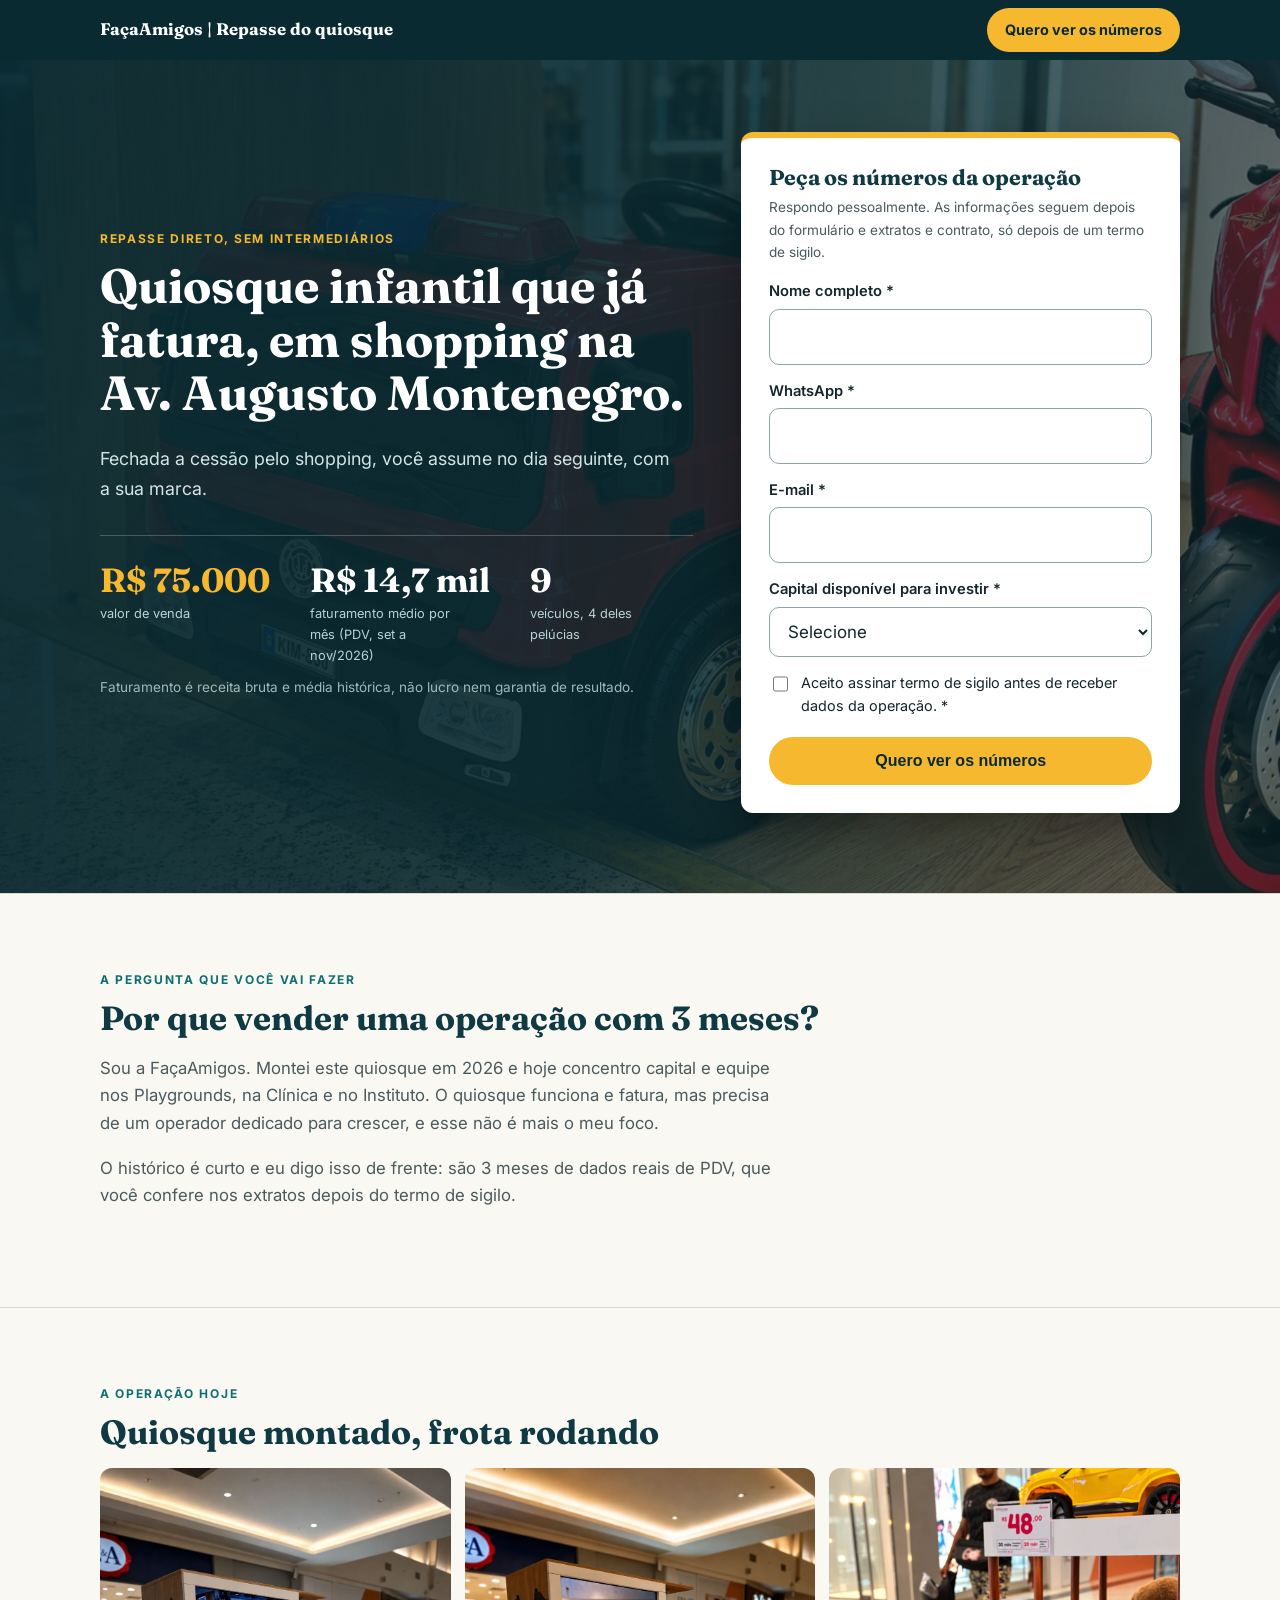
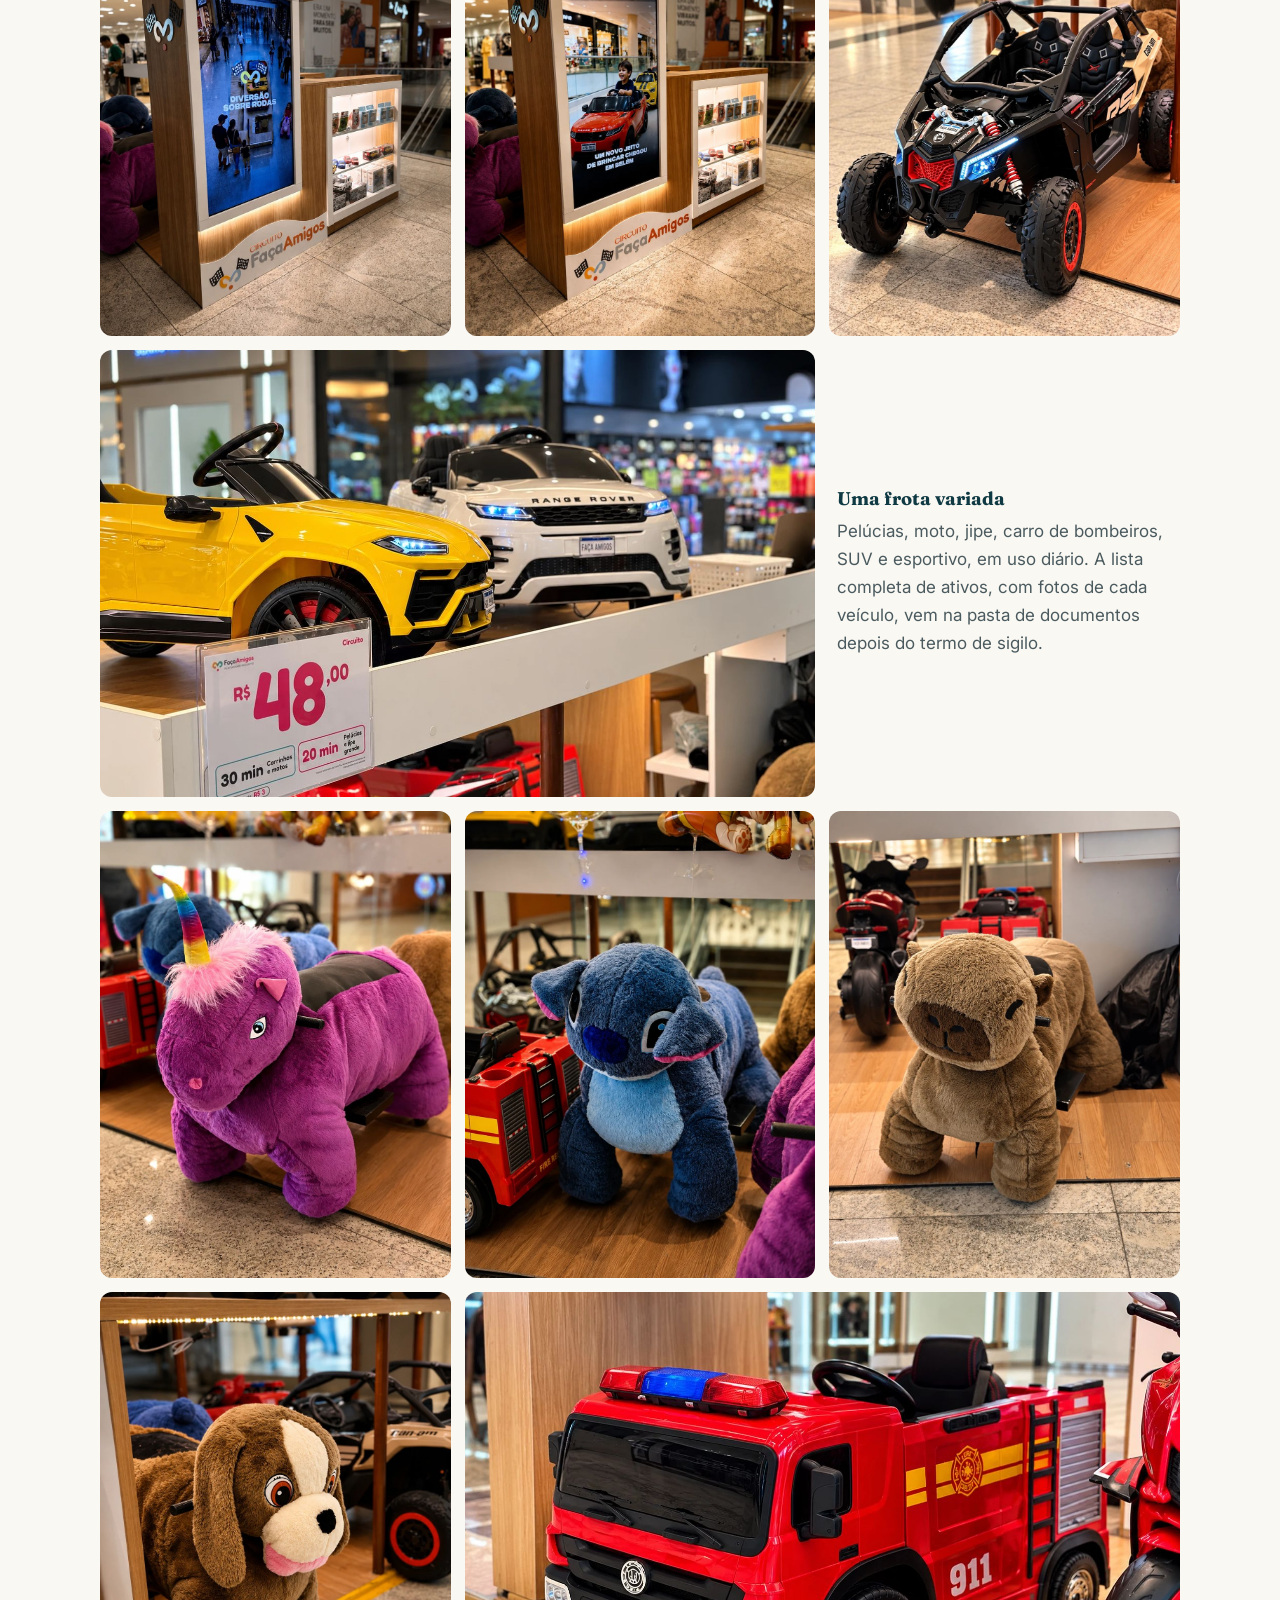
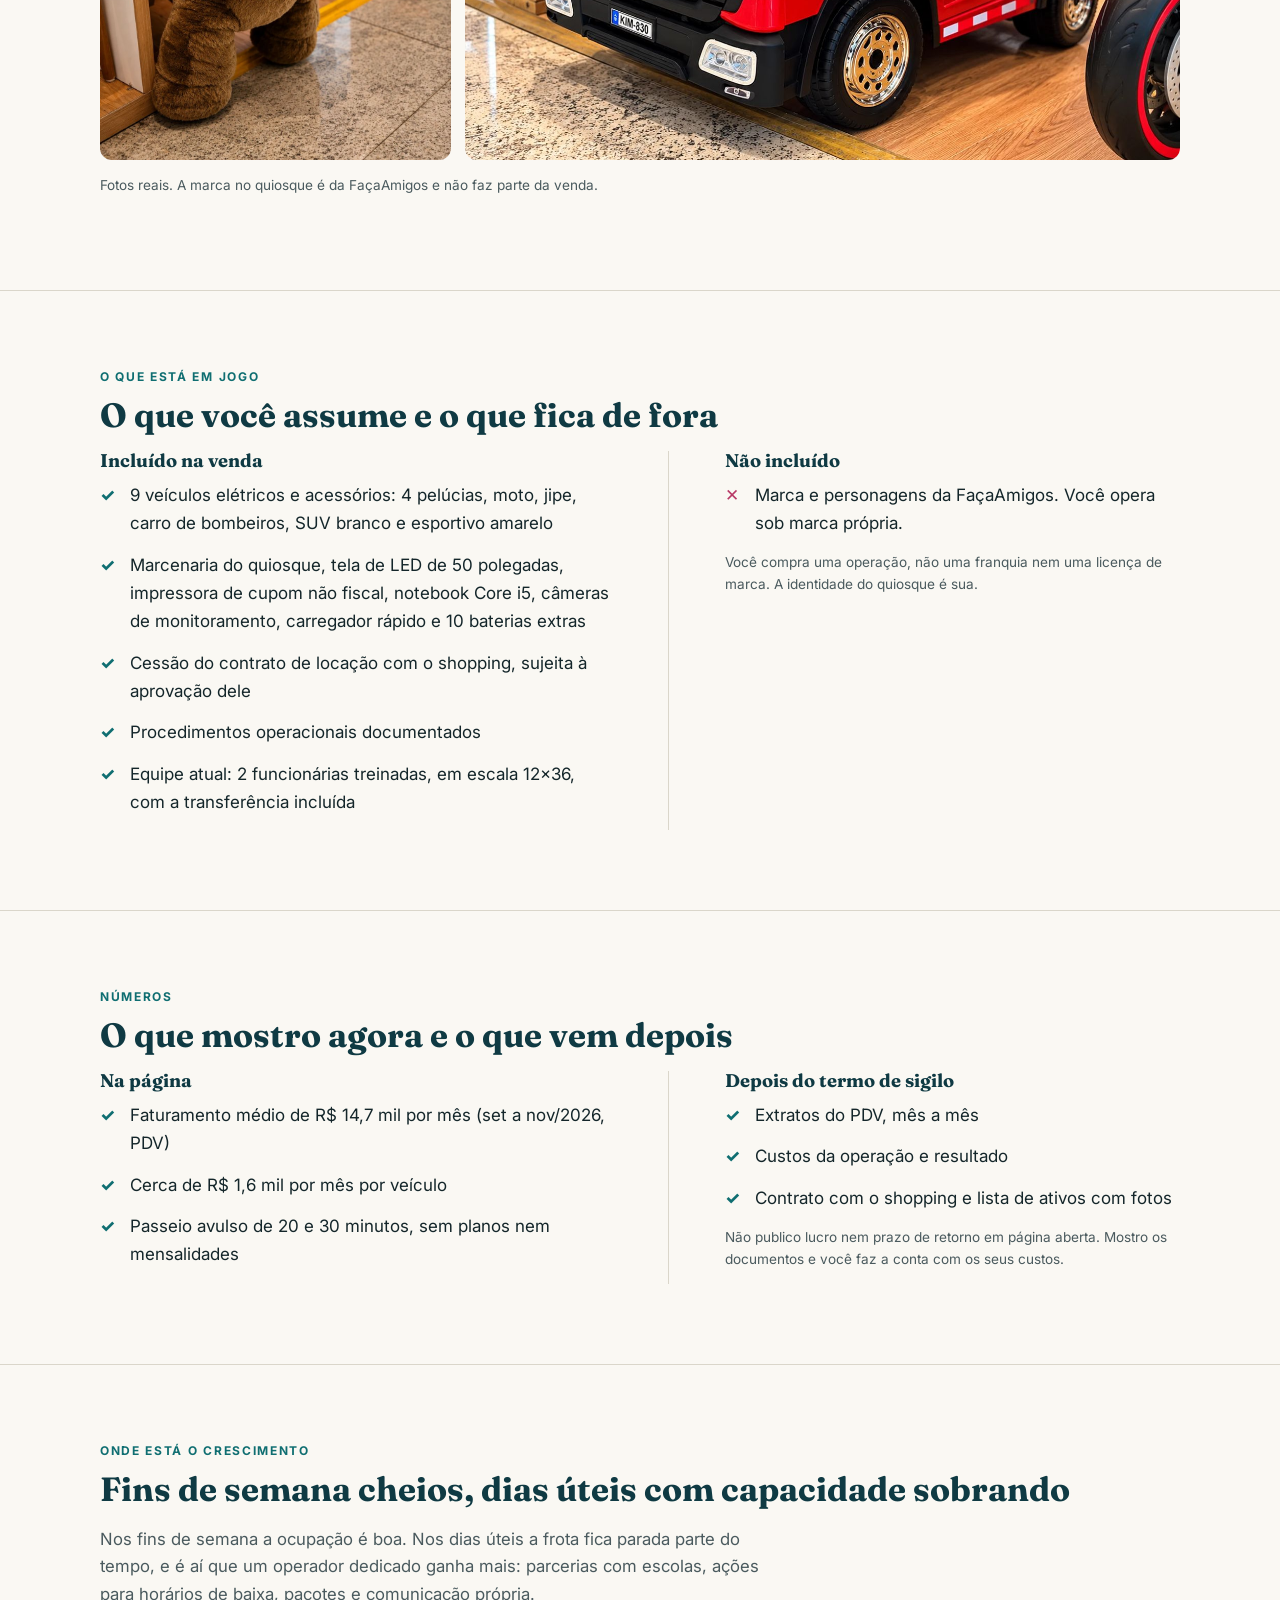
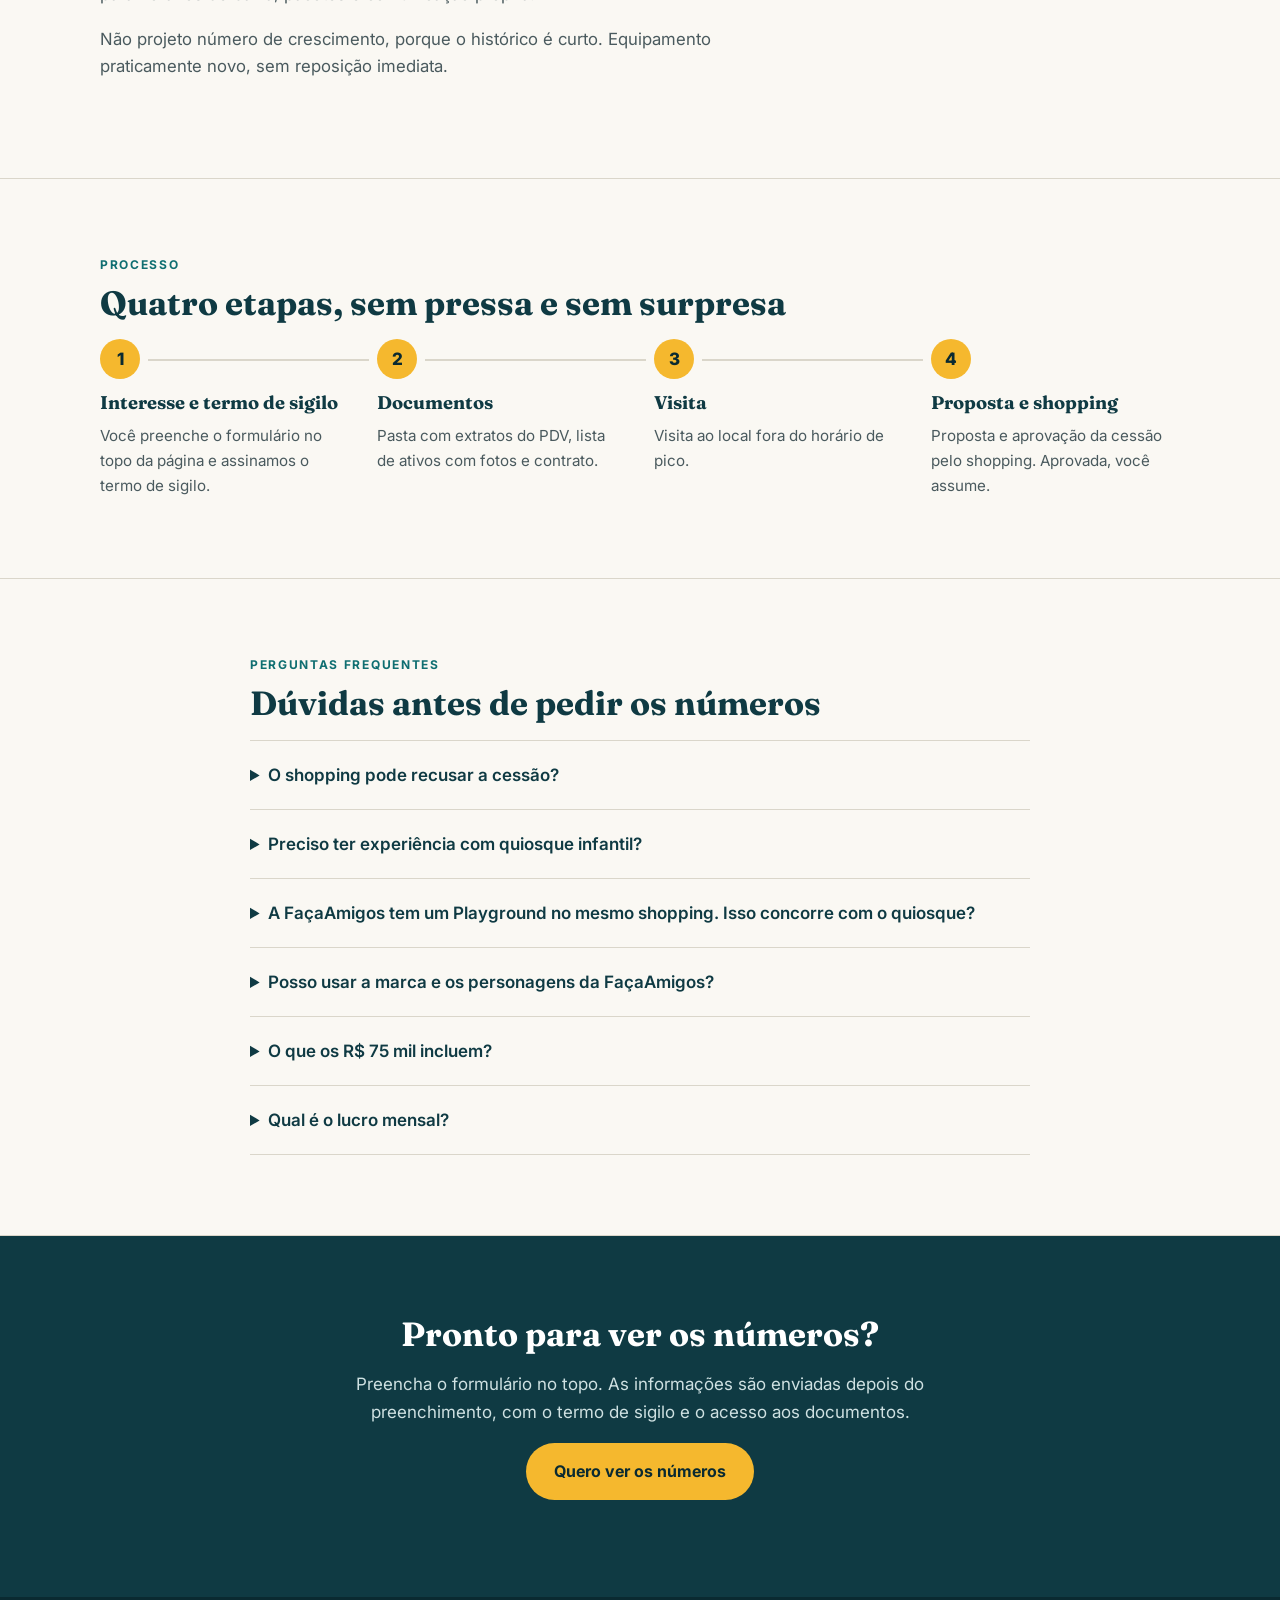
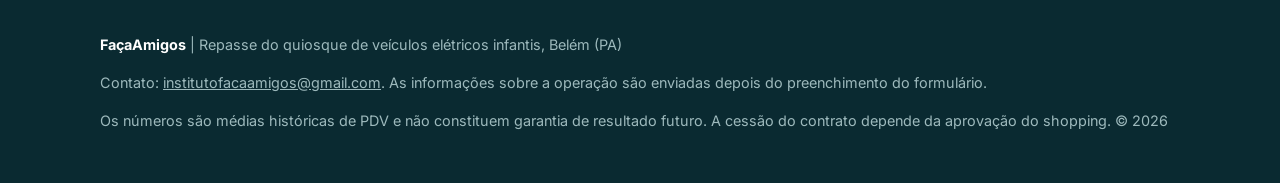
<file: circuito/index.html>
<!doctype html>
<html lang="pt-BR">
<head>
  <meta charset="utf-8">
  <meta name="viewport" content="width=device-width, initial-scale=1">
  <title>Quiosque infantil que já fatura | Av. Augusto Montenegro, Belém</title>
  <meta name="description" content="Assuma um quiosque de veículos elétricos infantis que já fatura, em shopping na Av. Augusto Montenegro, em Belém. Valor de venda R$ 75 mil, com cessão de contrato.">
  <link rel="canonical" href="https://franquia-belem.netlify.app/circuito/">
  <meta property="og:type" content="website">
  <meta property="og:title" content="Quiosque infantil que já fatura | Repasse R$ 75 mil">
  <meta property="og:description" content="Operação em andamento, faturamento médio de R$ 14,7 mil por mês (PDV). Valor de venda R$ 75.000.">
  <meta property="og:url" content="https://franquia-belem.netlify.app/circuito/">
  <meta property="og:image" content="https://franquia-belem.netlify.app/circuito/images/circuito-quiosque-frente.jpg">
  <meta property="og:locale" content="pt_BR">
  <link rel="preconnect" href="https://fonts.googleapis.com">
  <link rel="preconnect" href="https://fonts.gstatic.com" crossorigin>
  <link href="https://fonts.googleapis.com/css2?family=Fraunces:opsz,wght@9..144,600;9..144,700&family=Inter:wght@400;600;700;800&display=swap" rel="stylesheet">
  <link rel="stylesheet" href="style.css">
  <!-- Google tag (mesma propriedade do site principal; eventos desta página levam page=circuito) -->
  <script async src="https://www.googletagmanager.com/gtag/js?id=G-F6TLK2YJGE"></script>
  <script>
    window.dataLayer = window.dataLayer || [];
    function gtag(){dataLayer.push(arguments);}
    gtag('js', new Date());
    gtag('config', 'G-F6TLK2YJGE');
  </script>
  <!-- Meta Pixel: não reutilizar o pixel das lojas de chocolate (poluiria a otimização das campanhas). Criar um pixel próprio e colar aqui. -->
</head>
<body>

<header class="top">
  <div class="wrap">
    <b>FaçaAmigos | Repasse do quiosque</b>
    <a class="btn" href="#interesse" data-cta="header">Quero ver os números</a>
  </div>
</header>

<main>

<section class="hero" id="topo">
  <div class="wrap grid">
    <div class="copy">
      <span class="eyebrow" style="color:var(--amarelo)">Repasse direto, sem intermediários</span>
      <h1>Quiosque infantil que já fatura, em shopping na Av. Augusto Montenegro.</h1>
      <p class="lead">Fechada a cessão pelo shopping, você assume no dia seguinte, com a sua marca.</p>
      <div class="stats" aria-label="Números da operação">
        <div><b class="price">R$ 75.000</b><span>valor de venda</span></div>
        <div><b>R$ 14,7 mil</b><span>faturamento médio por mês (PDV, set a nov/2026)</span></div>
        <div><b>9</b><span>veículos, 4 deles pelúcias</span></div>
      </div>
      <p class="note">Faturamento é receita bruta e média histórica, não lucro nem garantia de resultado.</p>
    </div>
    <div class="form-card" id="interesse">
      <h2>Peça os números da operação</h2>
      <p class="note">Respondo pessoalmente. As informações seguem depois do formulário e extratos e contrato, só depois de um termo de sigilo.</p>
      <form id="leadForm" name="circuito-triagem" method="POST" data-netlify="true" netlify-honeypot="bot-field">
        <input type="hidden" name="form-name" value="circuito-triagem">
        <p class="hp"><label>Não preencha: <input name="bot-field" tabindex="-1" autocomplete="off"></label></p>
        <div><label for="nome">Nome completo *</label><input id="nome" name="nome" required autocomplete="name"></div>
        <div><label for="whatsapp">WhatsApp *</label><input id="whatsapp" name="whatsapp" type="tel" required autocomplete="tel" inputmode="tel"></div>
        <div><label for="email">E-mail *</label><input id="email" name="email" type="email" required autocomplete="email"></div>
        <div><label for="capital">Capital disponível para investir *</label>
          <select id="capital" name="capital" required>
            <option value="">Selecione</option>
            <option>Até R$ 75 mil</option>
            <option>De R$ 75 mil a R$ 150 mil</option>
            <option>Acima de R$ 150 mil</option>
          </select></div>
        <label class="check"><input type="checkbox" name="aceite_sigilo" value="sim" required> Aceito assinar termo de sigilo antes de receber dados da operação. *</label>
        <button class="btn" id="submitBtn" type="submit">Quero ver os números</button>
      </form>
      <div class="msg ok" id="formOk" hidden role="status">Recebido. Retorno em breve, por WhatsApp ou e-mail, com o termo de sigilo.</div>
      <div class="msg err" id="formErr" hidden role="alert">Não consegui enviar. Tente de novo em instantes.</div>
    </div>
  </div>
</section>

<section id="motivo">
  <div class="wrap">
    <span class="eyebrow">A pergunta que você vai fazer</span>
    <h2>Por que vender uma operação com 3 meses?</h2>
    <p class="lead-p">Sou a FaçaAmigos. Montei este quiosque em 2026 e hoje concentro capital e equipe nos Playgrounds, na Clínica e no Instituto. O quiosque funciona e fatura, mas precisa de um operador dedicado para crescer, e esse não é mais o meu foco.</p>
    <p class="lead-p">O histórico é curto e eu digo isso de frente: são 3 meses de dados reais de PDV, que você confere nos extratos depois do termo de sigilo.</p>
  </div>
</section>

<section id="operacao">
  <div class="wrap">
    <span class="eyebrow">A operação hoje</span>
    <h2>Quiosque montado, frota rodando</h2>
    <div class="gallery">
      <img class="p" src="images/circuito-quiosque-frente.jpg" alt="Quiosque com painel de vídeo e vitrine, em shopping de Belém" loading="lazy" width="1000" height="1333">
      <img class="p" src="images/circuito-quiosque-painel.jpg" alt="Painel de vídeo do quiosque exibindo a frota de carrinhos elétricos" loading="lazy" width="1000" height="1333">
      <img class="p p3" src="images/circuito-buggy.jpg" alt="Buggy elétrico infantil bege e preto sobre a pista de madeira" loading="lazy" width="1000" height="1333">
      <img class="w" src="images/circuito-carros-amarelo-branco.jpg" alt="Esportivo amarelo e SUV branco elétricos infantis sobre a prateleira da pista" loading="lazy" width="1400" height="1050">
      <div class="cap"><h3>Uma frota variada</h3><p>Pelúcias, moto, jipe, carro de bombeiros, SUV e esportivo, em uso diário. A lista completa de ativos, com fotos de cada veículo, vem na pasta de documentos depois do termo de sigilo.</p></div>
      <img class="p" src="images/circuito-pelucia-unicornio.jpg" alt="Pelúcia elétrica de unicórnio roxo com chifre colorido" loading="lazy" width="1000" height="1333">
      <img class="p" src="images/circuito-pelucia-azul.jpg" alt="Pelúcia elétrica azul ao lado do carro de bombeiros" loading="lazy" width="1000" height="1333">
      <img class="p p3" src="images/circuito-pelucia-capivara.jpg" alt="Pelúcia elétrica de capivara marrom, com moto e carro de bombeiros ao fundo" loading="lazy" width="1000" height="1333">
      <img class="p p3" src="images/circuito-pelucia-frota.jpg" alt="Pelúcia elétrica de cachorro em primeiro plano e buggy ao fundo" loading="lazy" width="1000" height="1333">
      <img class="w" src="images/circuito-caminhao-bombeiros.jpg" alt="Caminhão de bombeiros elétrico infantil vermelho ao lado de uma moto, sobre o piso de madeira da pista" loading="lazy" width="1400" height="1050">
    </div>
    <p class="note">Fotos reais. A marca no quiosque é da FaçaAmigos e não faz parte da venda.</p>
  </div>
</section>

<section id="incluido">
  <div class="wrap">
    <span class="eyebrow">O que está em jogo</span>
    <h2>O que você assume e o que fica de fora</h2>
    <div class="cols">
      <div>
        <h3>Incluído na venda</h3>
        <ul class="ticks">
          <li>9 veículos elétricos e acessórios: 4 pelúcias, moto, jipe, carro de bombeiros, SUV branco e esportivo amarelo</li>
          <li>Marcenaria do quiosque, tela de LED de 50 polegadas, impressora de cupom não fiscal, notebook Core i5, câmeras de monitoramento, carregador rápido e 10 baterias extras</li>
          <li>Cessão do contrato de locação com o shopping, sujeita à aprovação dele</li>
          <li>Procedimentos operacionais documentados</li>
          <li>Equipe atual: 2 funcionárias treinadas, em escala 12x36, com a transferência incluída</li>
        </ul>
      </div>
      <div>
        <h3>Não incluído</h3>
        <ul class="ticks no">
          <li>Marca e personagens da FaçaAmigos. Você opera sob marca própria.</li>
        </ul>
        <p class="note">Você compra uma operação, não uma franquia nem uma licença de marca. A identidade do quiosque é sua.</p>
      </div>
    </div>
  </div>
</section>

<section id="numeros">
  <div class="wrap">
    <span class="eyebrow">Números</span>
    <h2>O que mostro agora e o que vem depois</h2>
    <div class="cols">
      <div>
        <h3>Na página</h3>
        <ul class="ticks">
          <li>Faturamento médio de R$ 14,7 mil por mês (set a nov/2026, PDV)</li>
          <li>Cerca de R$ 1,6 mil por mês por veículo</li>
          <li>Passeio avulso de 20 e 30 minutos, sem planos nem mensalidades</li>
        </ul>
      </div>
      <div>
        <h3>Depois do termo de sigilo</h3>
        <ul class="ticks">
          <li>Extratos do PDV, mês a mês</li>
          <li>Custos da operação e resultado</li>
          <li>Contrato com o shopping e lista de ativos com fotos</li>
        </ul>
        <p class="note">Não publico lucro nem prazo de retorno em página aberta. Mostro os documentos e você faz a conta com os seus custos.</p>
      </div>
    </div>
  </div>
</section>

<section id="crescimento">
  <div class="wrap">
    <span class="eyebrow">Onde está o crescimento</span>
    <h2>Fins de semana cheios, dias úteis com capacidade sobrando</h2>
    <p class="lead-p">Nos fins de semana a ocupação é boa. Nos dias úteis a frota fica parada parte do tempo, e é aí que um operador dedicado ganha mais: parcerias com escolas, ações para horários de baixa, pacotes e comunicação própria.</p>
    <p class="lead-p">Não projeto número de crescimento, porque o histórico é curto. Equipamento praticamente novo, sem reposição imediata.</p>
  </div>
</section>

<section id="processo">
  <div class="wrap">
    <span class="eyebrow">Processo</span>
    <h2>Quatro etapas, sem pressa e sem surpresa</h2>
    <ol class="steps">
      <li><h3>Interesse e termo de sigilo</h3><p>Você preenche o formulário no topo da página e assinamos o termo de sigilo.</p></li>
      <li><h3>Documentos</h3><p>Pasta com extratos do PDV, lista de ativos com fotos e contrato.</p></li>
      <li><h3>Visita</h3><p>Visita ao local fora do horário de pico.</p></li>
      <li><h3>Proposta e shopping</h3><p>Proposta e aprovação da cessão pelo shopping. Aprovada, você assume.</p></li>
    </ol>
  </div>
</section>

<section id="faq">
  <div class="wrap" style="max-width:780px">
    <span class="eyebrow">Perguntas frequentes</span>
    <h2>Dúvidas antes de pedir os números</h2>
    <details><summary>O shopping pode recusar a cessão?</summary><p>Pode. A cessão depende da aprovação do shopping, por isso é a última etapa antes de você assumir. Acompanho a conversa com o shopping junto com você.</p></details>
    <details><summary>Preciso ter experiência com quiosque infantil?</summary><p>Não é pré-requisito. A operação tem procedimentos documentados. Quem aproveita melhor o potencial é quem vai estar presente na gestão.</p></details>
    <details><summary>A FaçaAmigos tem um Playground no mesmo shopping. Isso concorre com o quiosque?</summary><p>Mantenho um Playground no mesmo shopping. São produtos diferentes: o Playground é um espaço de brincar, e o quiosque é passeio em veículos elétricos. Aceito cláusula de não concorrência, a combinar com você, para que a operação que você comprar não dispute o mesmo público comigo.</p></details>
    <details><summary>Posso usar a marca e os personagens da FaçaAmigos?</summary><p>Não. Marca e personagens não estão incluídos. Você opera sob marca própria.</p></details>
    <details><summary>O que os R$ 75 mil incluem?</summary><p>É o valor agregado da operação: veículos, acessórios, estrutura da pista, equipamentos de apoio e cessão do contrato com o shopping (sujeita à aprovação).</p></details>
    <details><summary>Qual é o lucro mensal?</summary><p>Não publico lucro em página aberta. O faturamento médio é de R$ 14,7 mil por mês. Custos e resultado vêm com os documentos, depois do termo de sigilo.</p></details>
  </div>
</section>

<section class="cta-band" id="contato">
  <div class="wrap" style="max-width:680px">
    <h2>Pronto para ver os números?</h2>
    <p>Preencha o formulário no topo. As informações são enviadas depois do preenchimento, com o termo de sigilo e o acesso aos documentos.</p>
    <p><a class="btn" href="#interesse" data-cta="rodape">Quero ver os números</a></p>
    <p><a class="btn btn-ghost" id="waLink" href="#" hidden target="_blank" rel="noopener">Falar pelo WhatsApp</a></p>
  </div>
</section>

</main>

<footer>
  <div class="wrap">
    <p><b>FaçaAmigos</b> | Repasse do quiosque de veículos elétricos infantis, Belém (PA)</p>
    <p>Contato: <a href="mailto:institutofacaamigos@gmail.com">institutofacaamigos@gmail.com</a>. As informações sobre a operação são enviadas depois do preenchimento do formulário.</p>
    <p>Os números são médias históricas de PDV e não constituem garantia de resultado futuro. A cessão do contrato depende da aprovação do shopping. © <span id="year"></span></p>
  </div>
</footer>

<a class="btn sticky-cta" id="stickyCta" href="#interesse" data-cta="sticky">Quero ver os números</a>
<script src="script.js"></script>
</body>
</html>
</file>
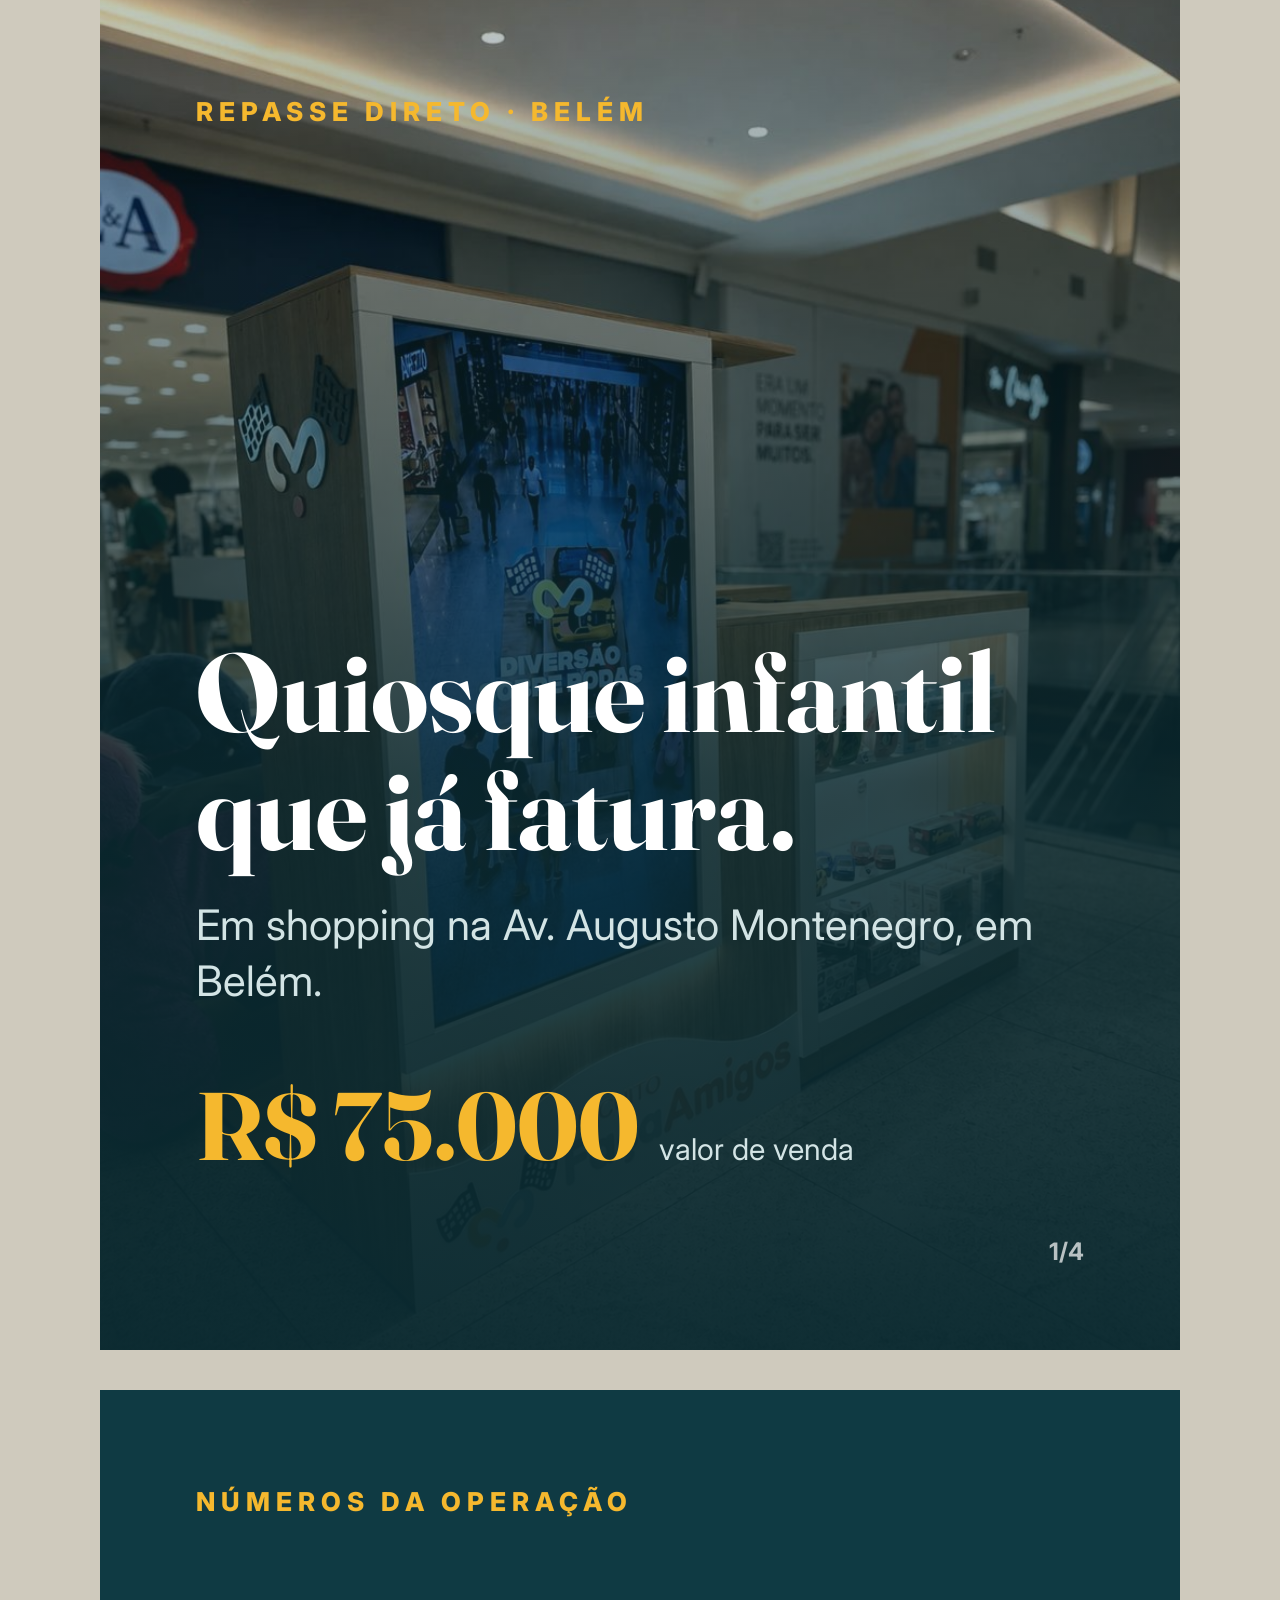
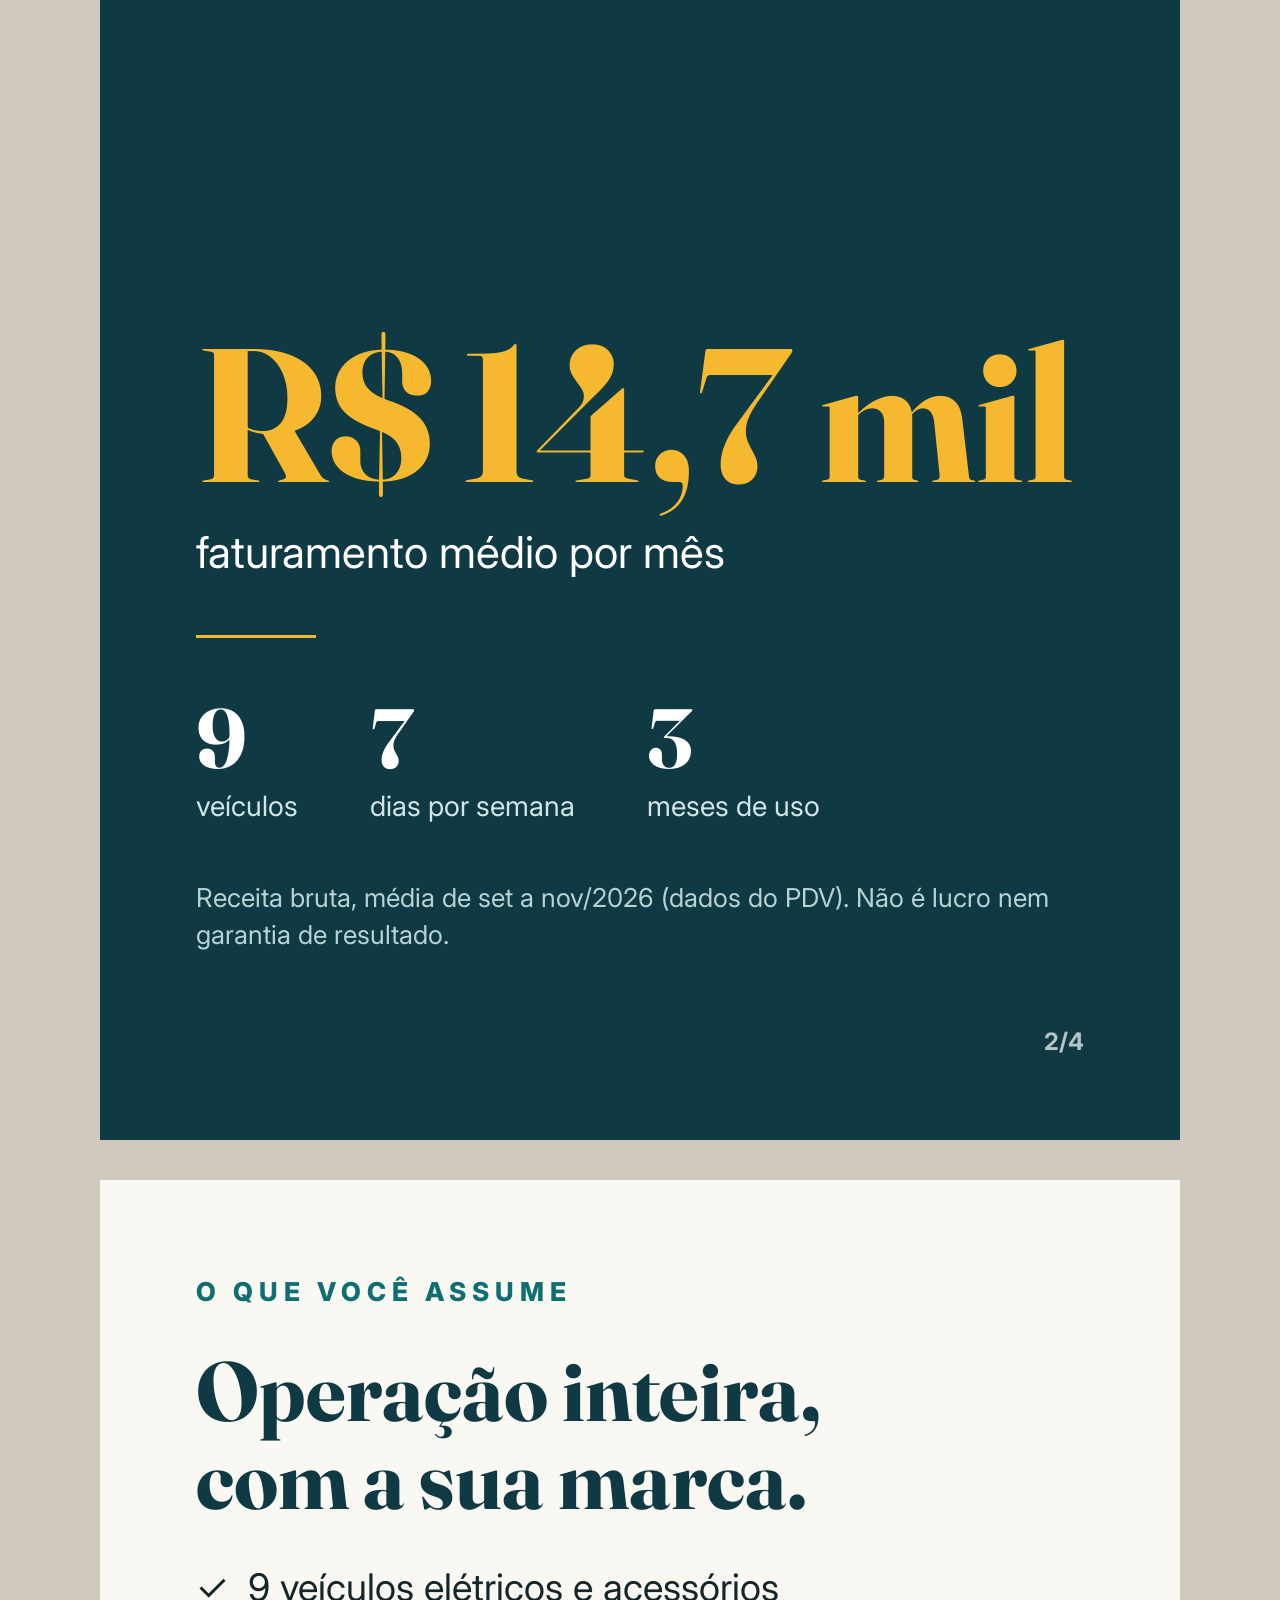
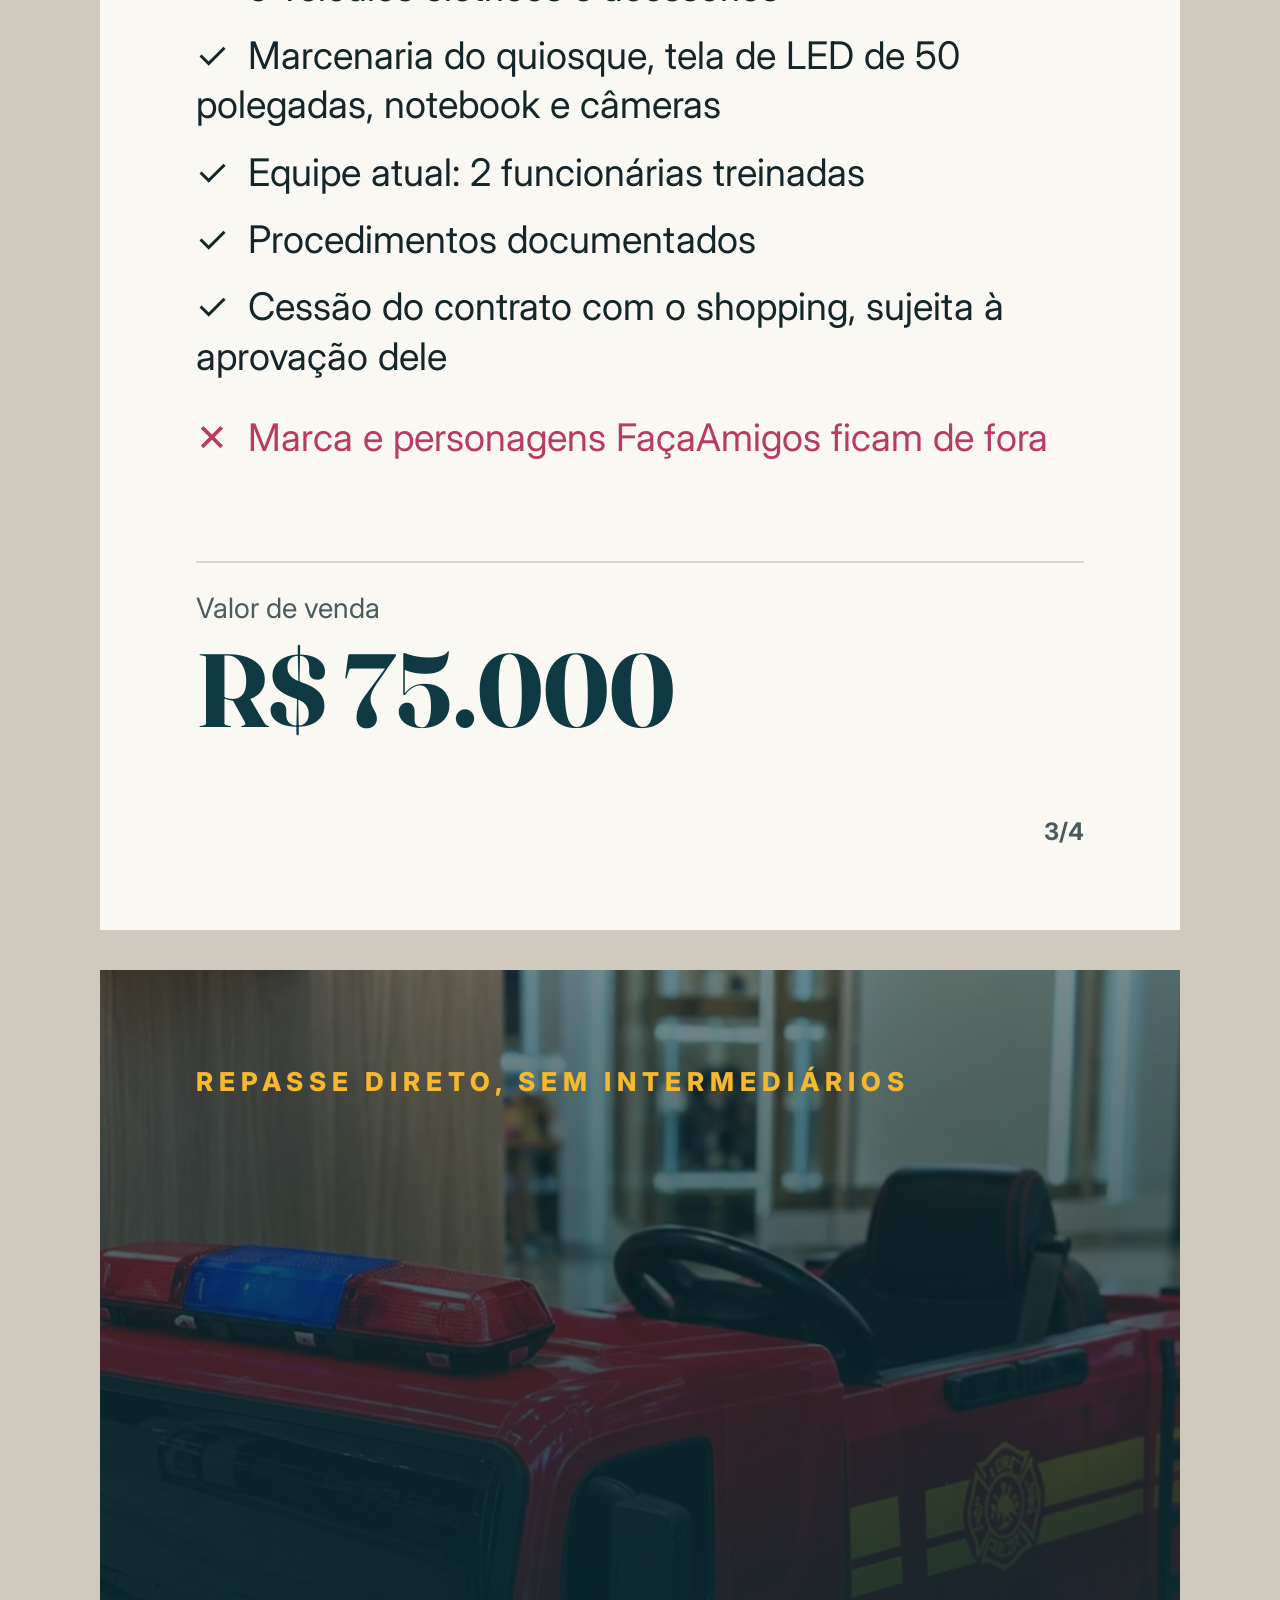
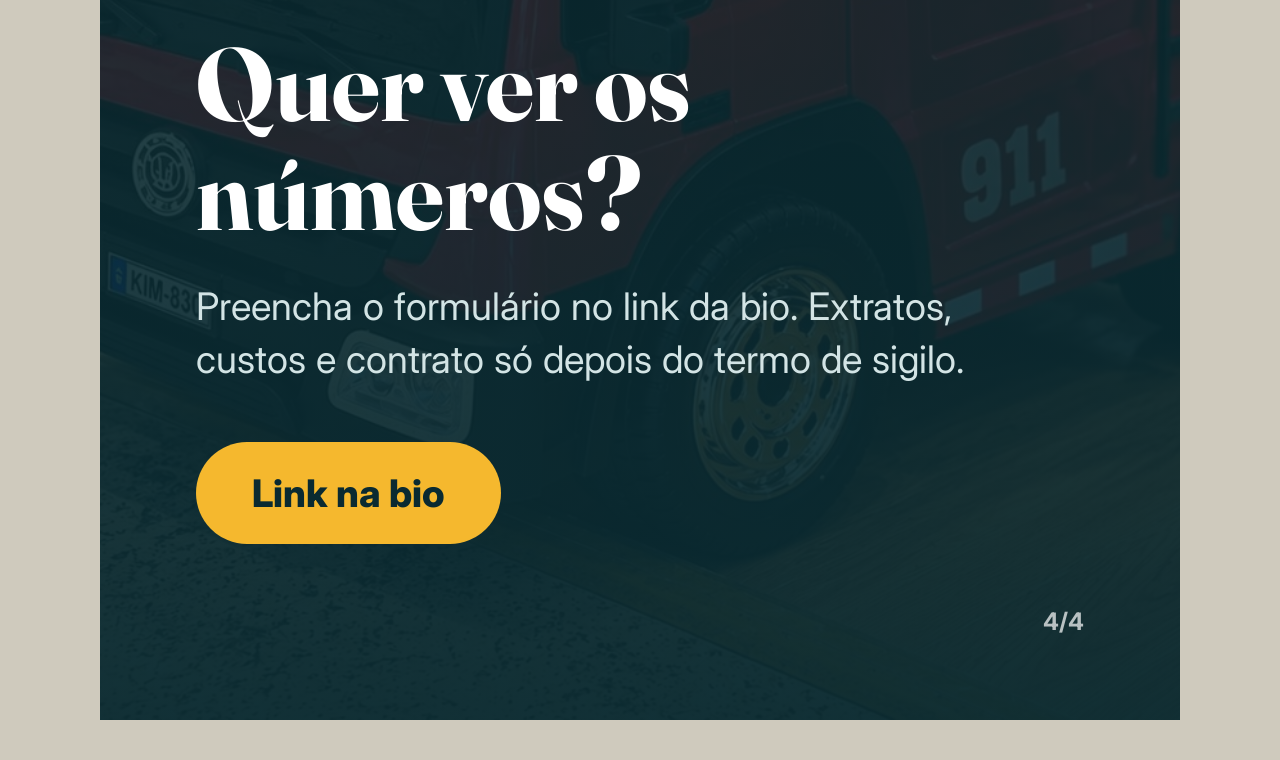
<file: instagram-posts/circuito-slides.html>
<!doctype html>
<html lang="pt-BR"><head><meta charset="utf-8">
<title>Quiosque: carrossel de venda</title>
<link rel="preconnect" href="https://fonts.googleapis.com"><link rel="preconnect" href="https://fonts.gstatic.com" crossorigin>
<link href="https://fonts.googleapis.com/css2?family=Fraunces:opsz,wght@9..144,600;9..144,700&family=Inter:wght@400;600;700;800&display=swap" rel="stylesheet">
<style>
*{margin:0;padding:0;box-sizing:border-box}
body{background:#cfcabd}
.slide{position:relative;width:1080px;height:1350px;overflow:hidden;margin:0 auto 40px;font-family:Inter,sans-serif;color:#fff;display:flex;flex-direction:column;padding:96px}
.petro{background:#0F3A43}
.cream{background:#FAF8F3;color:#14262A}
.photo{background-size:cover;background-position:center}
.kick{font-weight:800;font-size:26px;letter-spacing:6px;text-transform:uppercase;color:#F5B82E}
.cream .kick{color:#0F6E71}
h1,h2,.big{font-family:Fraunces,Georgia,serif;font-weight:700;line-height:1.05}
.pg{position:absolute;right:96px;bottom:84px;font-weight:700;font-size:24px;color:rgba(255,255,255,.7)}
.cream .pg{color:#4A5A5E}
.sp{flex:1}
</style></head><body>

<!-- 1 capa -->
<div class="slide photo" style="background-image:linear-gradient(to top,rgba(10,42,49,.97) 0%,rgba(10,42,49,.86) 42%,rgba(10,42,49,.25) 100%),url(../circuito/images/circuito-quiosque-frente.jpg)">
  <p class="kick">Repasse direto · Belém</p>
  <div class="sp"></div>
  <h1 style="font-size:112px;max-width:880px">Quiosque infantil que já fatura.</h1>
  <p style="font-size:42px;line-height:1.35;margin-top:28px;max-width:860px;color:#D3E4E5">Em shopping na Av. Augusto Montenegro, em Belém.</p>
  <div style="margin-top:56px;padding-bottom:70px"><span style="font-family:Fraunces,serif;font-weight:700;font-size:96px;color:#F5B82E">R$ 75.000</span><span style="font-size:30px;margin-left:20px;color:#D3E4E5">valor de venda</span></div>
  <p class="pg">1/4</p>
</div>

<!-- 2 numeros -->
<div class="slide petro">
  <p class="kick">Números da operação</p>
  <div class="sp"></div>
  <p class="big" style="font-size:190px;color:#F5B82E">R$ 14,7 mil</p>
  <p style="font-size:44px;margin-top:12px">faturamento médio por mês</p>
  <div style="height:3px;width:120px;background:#F5B82E;margin:56px 0"></div>
  <div style="display:flex;gap:72px">
    <div><p class="big" style="font-size:84px">9</p><p style="font-size:28px;color:#D3E4E5;margin-top:6px">veículos</p></div>
    <div><p class="big" style="font-size:84px">7</p><p style="font-size:28px;color:#D3E4E5;margin-top:6px">dias por semana</p></div>
    <div><p class="big" style="font-size:84px">3</p><p style="font-size:28px;color:#D3E4E5;margin-top:6px">meses de uso</p></div>
  </div>
  <p style="font-size:26px;line-height:1.45;margin-top:56px;padding-bottom:90px;color:#B9D2D4;max-width:860px">Receita bruta, média de set a nov/2026 (dados do PDV). Não é lucro nem garantia de resultado.</p>
  <p class="pg">2/4</p>
</div>

<!-- 3 incluido -->
<div class="slide cream">
  <p class="kick">O que você assume</p>
  <h2 style="font-size:84px;margin-top:40px;color:#0F3A43">Operação inteira,<br>com a sua marca.</h2>
  <div style="margin-top:40px;font-size:38px;line-height:1.3;display:grid;gap:18px">
    <p>✓&nbsp; 9 veículos elétricos e acessórios</p>
    <p>✓&nbsp; Marcenaria do quiosque, tela de LED de 50 polegadas, notebook e câmeras</p>
    <p>✓&nbsp; Equipe atual: 2 funcionárias treinadas</p>
    <p>✓&nbsp; Procedimentos documentados</p>
    <p>✓&nbsp; Cessão do contrato com o shopping, sujeita à aprovação dele</p>
    <p style="color:#B83A66;margin-top:14px">✕&nbsp; Marca e personagens FaçaAmigos ficam de fora</p>
  </div>
  <div class="sp" style="min-height:24px"></div>
  <div style="padding-bottom:80px;border-top:2px solid #DAD6CA;padding-top:28px"><span style="font-size:28px;color:#4A5A5E">Valor de venda</span><br><span style="font-family:Fraunces,serif;font-weight:700;font-size:104px;color:#0F3A43">R$ 75.000</span></div>
  <p class="pg">3/4</p>
</div>

<!-- 4 chamada -->
<div class="slide photo" style="background-image:linear-gradient(to top,rgba(10,42,49,.97) 0%,rgba(10,42,49,.88) 55%,rgba(10,42,49,.55) 100%),url(../circuito/images/circuito-caminhao-bombeiros.jpg)">
  <p class="kick">Repasse direto, sem intermediários</p>
  <div class="sp"></div>
  <h2 style="font-size:104px;color:#fff">Quer ver os números?</h2>
  <p style="font-size:38px;line-height:1.4;margin-top:32px;max-width:860px;color:#D3E4E5">Preencha o formulário no link da bio. Extratos, custos e contrato só depois do termo de sigilo.</p>
  <div style="margin-top:56px;padding-bottom:80px"><span style="display:inline-block;background:#F5B82E;color:#0A2A31;font-weight:800;font-size:38px;padding:28px 56px;border-radius:999px">Link na bio</span></div>
  <p class="pg">4/4</p>
</div>

</body></html>
</file>
<file: circuito/style.css>
:root{
  --bg:#FAF8F3; --ink:#14262A; --ink-soft:#4A5A5E; --line:#DAD6CA;
  --petroleo:#0F3A43; --petroleo-2:#0A2A31; --amarelo:#F5B82E;
  --turq:#0F6E71; --rosa:#B83A66; --white:#fff; --r:12px; --max:1080px;
}
*{box-sizing:border-box}
html{scroll-behavior:smooth}
body{margin:0;font:400 17px/1.65 Inter,system-ui,sans-serif;color:var(--ink);background:var(--bg)}
img{max-width:100%;display:block}
a{color:inherit}
.wrap{width:min(var(--max),100% - 32px);margin-inline:auto}
h1,h2,h3{font-family:Fraunces,Georgia,serif;line-height:1.12;margin:0 0 .5em;color:var(--petroleo);font-weight:700}
h1{font-size:clamp(1.9rem,4.4vw,3rem)}
h2{font-size:clamp(1.55rem,3.2vw,2.1rem)}
h3{font-size:1.15rem}
p{margin:0 0 1em}
.eyebrow{font:700 .75rem/1 Inter,sans-serif;letter-spacing:.14em;text-transform:uppercase;color:var(--turq);margin-bottom:14px;display:block}
section{padding:80px 0}
section+section{border-top:1px solid var(--line)}
.lead-p{max-width:40em;color:var(--ink-soft);font-size:1.05rem}
.btn{display:inline-block;background:var(--amarelo);color:var(--petroleo-2);font-weight:700;text-decoration:none;padding:15px 28px;border-radius:999px;border:0;cursor:pointer;font-size:1rem;min-height:48px;transition:transform .15s}
.btn:hover{transform:translateY(-2px)}
.btn:focus-visible,a:focus-visible,summary:focus-visible,input:focus-visible,select:focus-visible{outline:3px solid var(--rosa);outline-offset:2px}
.btn-ghost{background:transparent;border:2px solid currentColor}
.pend{background:#FFF6DC;border:1.5px dashed #C99112;color:#6B4B00;padding:1px 7px;border-radius:6px;font-size:.88em;font-weight:600}
.note{font-size:.85rem;color:var(--ink-soft)}

header.top{position:sticky;top:0;z-index:20;background:var(--petroleo-2);color:var(--white)}
header.top .wrap{display:flex;align-items:center;justify-content:space-between;min-height:60px;gap:12px}
header.top b{font-family:Fraunces,serif;font-size:1.05rem;min-width:0}
header.top .btn{padding:10px 18px;min-height:40px;font-size:.9rem;flex-shrink:0;white-space:nowrap}

/* HERO com foto real */
.hero{position:relative;color:var(--white);padding:72px 0 80px;border-top:0;
  background:linear-gradient(100deg,rgba(10,42,49,.97) 0%,rgba(10,42,49,.9) 48%,rgba(10,42,49,.62) 100%),
  url(images/circuito-caminhao-bombeiros.jpg) center/cover no-repeat,var(--petroleo-2)}
.hero .grid{display:grid;gap:48px;grid-template-columns:1.15fr .85fr;align-items:center}
.hero h1{color:var(--white);max-width:15em}
.hero .lead{font-size:1.12rem;color:#D3E4E5;max-width:32em}
.stats{display:grid;grid-template-columns:repeat(3,auto);justify-content:start;gap:12px 40px;margin:32px 0 10px;padding-top:26px;border-top:1px solid rgba(255,255,255,.22)}
.stats b{display:block;font:700 clamp(1.5rem,3vw,2.1rem)/1.1 Fraunces,serif}
.stats b.price{color:var(--amarelo)}
.stats span{display:block;font-size:.8rem;color:#B9D2D4;margin-top:4px;max-width:12em}
.hero .note{color:#9DB9BC}
.form-card{background:var(--white);color:var(--ink);border-radius:var(--r);padding:28px;border-top:6px solid var(--amarelo);box-shadow:0 18px 44px rgba(0,0,0,.35)}
.form-card h2{font-size:1.35rem;margin-bottom:6px}
.form-card .note{margin-bottom:16px}
form{display:grid;gap:14px}
label{font-weight:600;font-size:.92rem;display:block;margin-bottom:5px}
input,select{width:100%;padding:13px 14px;border-radius:10px;border:1.5px solid #8FA5A8;font:inherit;background:var(--white);color:var(--ink);min-height:48px}
.check{display:flex;gap:10px;align-items:flex-start;font-size:.9rem;font-weight:400}
.check input{width:20px;min-height:20px;margin-top:3px}
.hp{position:absolute;left:-9999px}
.msg{padding:16px;border-radius:10px;font-weight:600}
.msg.ok{background:#DDF3E8;color:#0B4A2B}
.msg.err{background:#FBE0E6;color:#7A1233}

/* Sem cards: listas e divisórias */
.cols{display:grid;gap:56px;grid-template-columns:1fr 1fr}
.cols>div+div{border-left:1px solid var(--line);padding-left:56px}
ul.ticks{list-style:none;margin:0;padding:0}
ul.ticks li{position:relative;padding-left:30px;margin-bottom:.8em}
ul.ticks li::before{content:"\2713";position:absolute;left:0;top:0;font-weight:800;color:var(--turq)}
ul.ticks.no li::before{content:"\2715";color:var(--rosa)}

/* Galeria com ritmo */
.gallery{display:grid;grid-template-columns:repeat(6,1fr);gap:14px;margin:8px 0 14px}
.gallery img{width:100%;height:100%;object-fit:cover;border-radius:var(--r)}
.gallery .p{grid-column:span 2;aspect-ratio:3/4}
.gallery .w{grid-column:span 4;aspect-ratio:16/10}
.gallery .cap{grid-column:span 2;display:flex;flex-direction:column;justify-content:center;padding:6px 8px}
.gallery .cap h3{margin-bottom:.4em}
.gallery .cap p{color:var(--ink-soft);margin:0}


/* Processo em linha */
.steps{counter-reset:s;list-style:none;padding:0;margin:0;display:grid;gap:28px;grid-template-columns:repeat(4,1fr);position:relative}
.steps li{counter-increment:s;position:relative}
.steps li::before{content:counter(s);display:grid;place-items:center;width:40px;height:40px;border-radius:50%;background:var(--amarelo);color:var(--petroleo-2);font-weight:800;margin-bottom:14px;position:relative;z-index:1}
.steps li:not(:last-child)::after{content:"";position:absolute;top:20px;left:48px;right:-20px;height:2px;background:var(--line)}
.steps p{color:var(--ink-soft);font-size:.95rem;margin:0}

/* FAQ */
details{border-bottom:1px solid var(--line)}
details:first-of-type{border-top:1px solid var(--line)}
summary{cursor:pointer;font-weight:600;padding:20px 0;color:var(--petroleo)}
details p{color:var(--ink-soft)}

.cta-band{background:var(--petroleo);color:var(--white);text-align:center}
.cta-band h2{color:var(--white)}
.cta-band p{color:#CFE1E2}
footer{background:var(--petroleo-2);color:#9DB9BC;padding:36px 0;font-size:.9rem}
footer b{color:var(--white)}

.sticky-cta{position:fixed;left:16px;right:16px;bottom:16px;z-index:30;text-align:center;box-shadow:0 8px 24px rgba(0,0,0,.3);display:none}
.sticky-cta.show{display:block}

@media (max-width:860px){
  section{padding:56px 0}
  .hero{padding:32px 0 52px}
  .hero .grid{grid-template-columns:1fr;gap:28px}
  .hero .lead{font-size:1rem}
  .hero .note{display:none}
  .stats{grid-template-columns:repeat(3,1fr);gap:8px 14px;margin-top:22px;padding-top:18px}
  .cols{grid-template-columns:1fr;gap:36px}
  .cols>div+div{border-left:0;padding-left:0;border-top:1px solid var(--line);padding-top:32px}
  .gallery{grid-template-columns:1fr 1fr}
  .gallery .p{grid-column:span 1}
  .gallery .p3{grid-column:span 2;aspect-ratio:4/3}
  .gallery .w{grid-column:span 2}
  .gallery .cap{grid-column:span 2}
  .steps{grid-template-columns:1fr;gap:22px}
  .steps li{padding-left:56px}
  .steps li::before{position:absolute;left:0;top:0;margin:0}
  .steps li:not(:last-child)::after{top:44px;left:19px;right:auto;width:2px;height:calc(100% - 22px)}
}
@media (max-width:520px){header.top b{font-size:.9rem}}
@media (prefers-reduced-motion:reduce){html{scroll-behavior:auto}.btn{transition:none}}
[hidden]{display:none!important}
.hero .form-card .note{color:var(--ink-soft)}
.cta-band .btn-ghost{color:var(--white)}
@media (max-width:520px){
  .stats b{font-size:1.2rem;white-space:nowrap}
  .stats span{font-size:.72rem}
  header.top .btn{display:none}
  footer{padding-bottom:88px}
}
</file>
